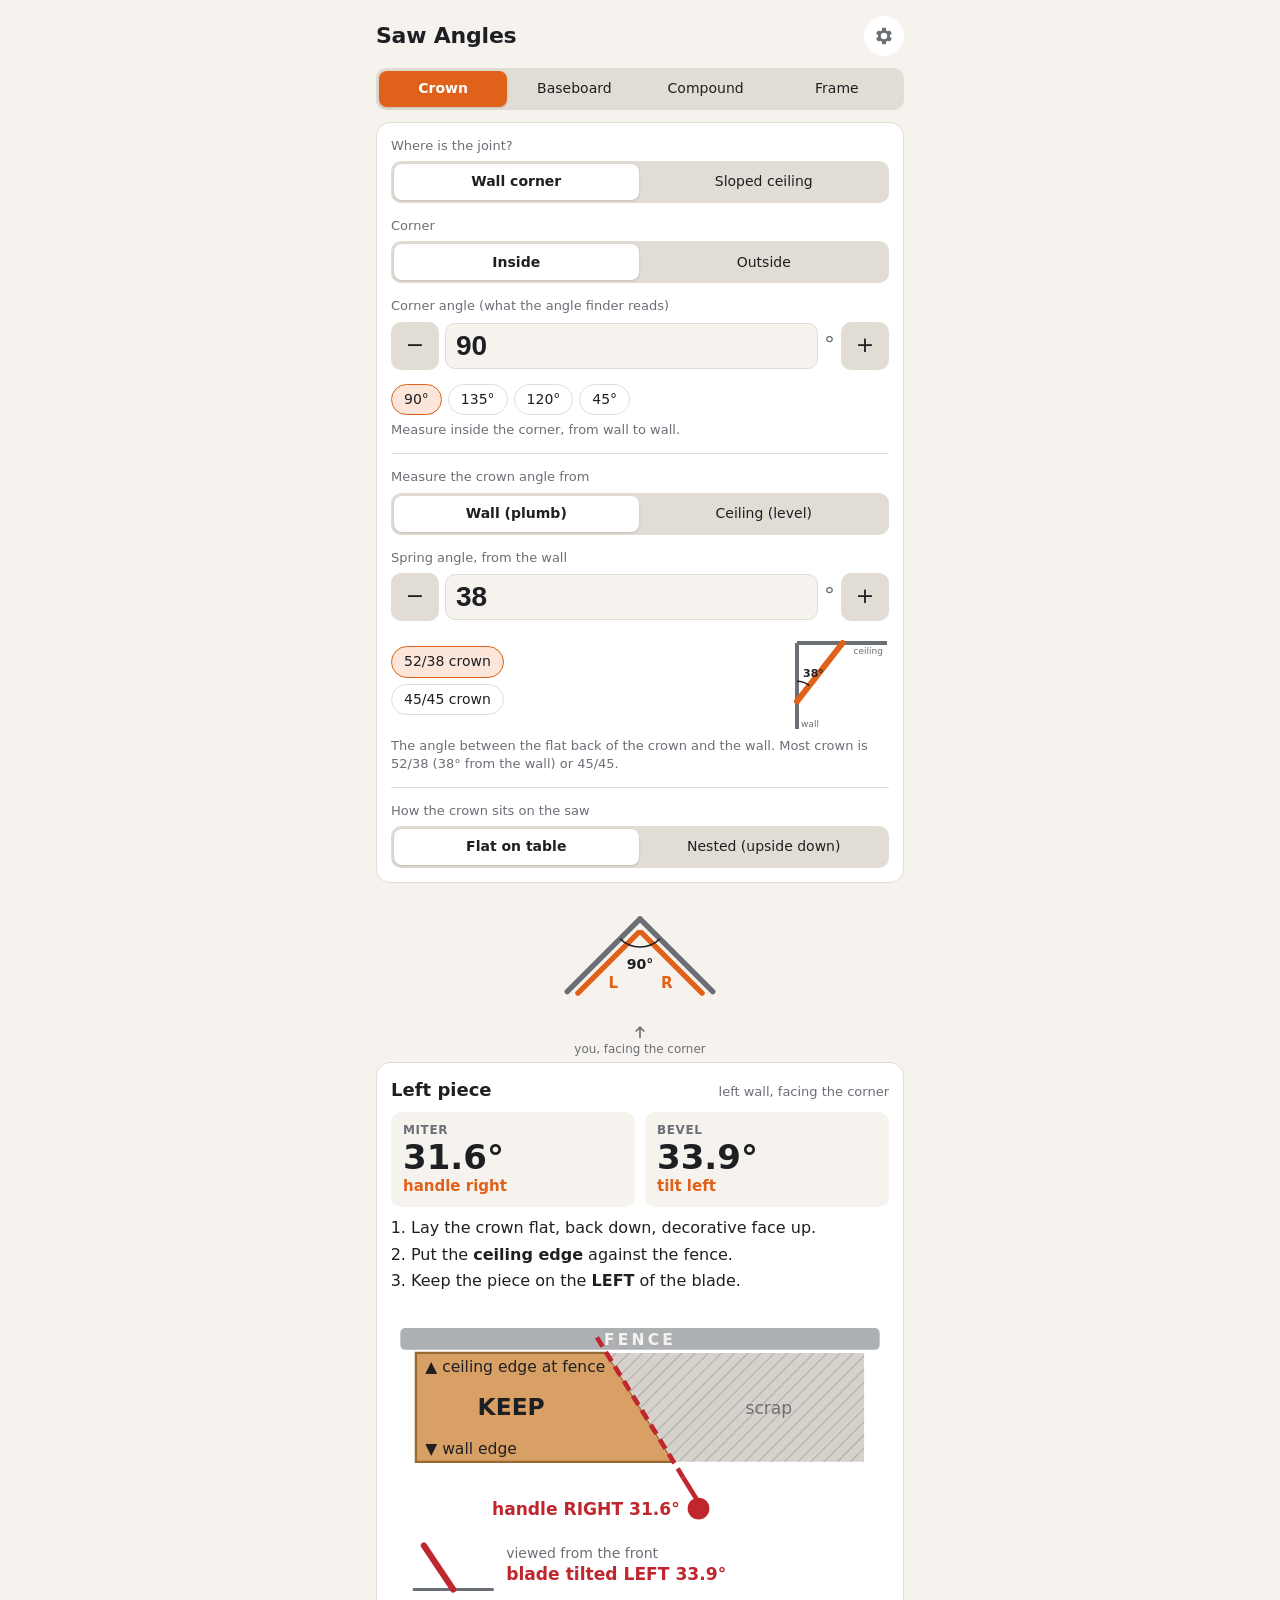
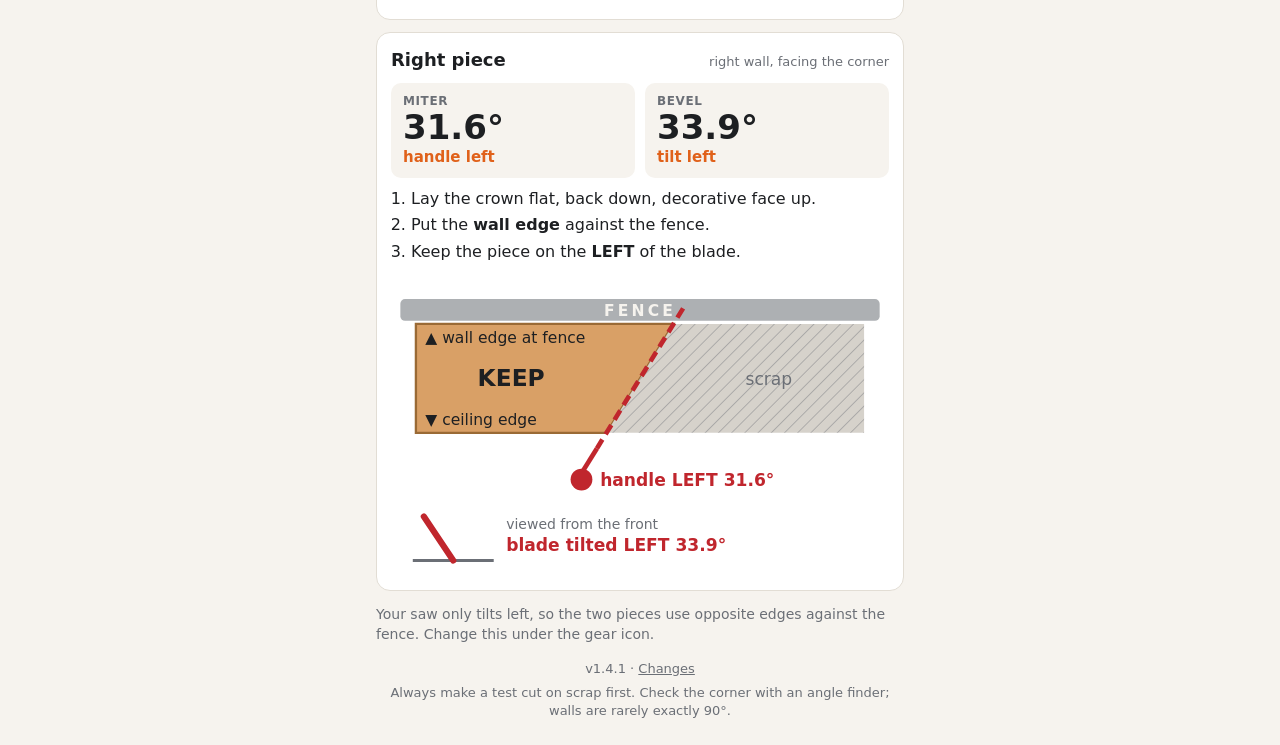
<file: index.html>
<!doctype html>
<html lang="en">
<head>
  <meta charset="utf-8">
  <meta name="viewport" content="width=device-width, initial-scale=1, viewport-fit=cover">
  <title>Saw Angles</title>
  <meta name="description" content="Miter and bevel settings for crown, baseboard, compound and frame cuts at any corner angle.">
  <meta name="theme-color" content="#f6f3ee" media="(prefers-color-scheme: light)">
  <meta name="theme-color" content="#16181b" media="(prefers-color-scheme: dark)">
  <meta name="apple-mobile-web-app-capable" content="yes">
  <meta name="mobile-web-app-capable" content="yes">
  <meta name="apple-mobile-web-app-status-bar-style" content="default">
  <meta name="apple-mobile-web-app-title" content="Saw Angles">
  <link rel="apple-touch-icon" href="icons/apple-touch-icon.png">
  <link rel="icon" type="image/png" href="icons/icon-192.png">
  <link rel="manifest" href="manifest.webmanifest">
  <link rel="stylesheet" href="css/style.css">
  <link rel="preload" href="fonts/atkinson-hyperlegible-400.woff2" as="font" type="font/woff2" crossorigin>
  <script>
    try {
      const s = JSON.parse(localStorage.getItem('sawangles.settings') || '{}');
      if (s.font) document.documentElement.dataset.font = 'atkinson';
      if (s.hiVis) document.documentElement.dataset.hivis = '';
    } catch {}
  </script>
</head>
<body>
  <header class="top">
    <h1>Saw Angles</h1>
    <button id="settingsBtn" class="icon-btn" aria-label="Settings" aria-expanded="false">
      <svg viewBox="0 0 24 24" width="22" height="22" aria-hidden="true"><path fill="currentColor" d="M19.4 13a7.5 7.5 0 0 0 0-2l2.1-1.6-2-3.5-2.5 1a7.4 7.4 0 0 0-1.7-1L15 3h-4l-.4 2.9a7.4 7.4 0 0 0-1.7 1l-2.5-1-2 3.5L6.5 11a7.5 7.5 0 0 0 0 2l-2.1 1.6 2 3.5 2.5-1c.5.4 1.1.7 1.7 1L11 21h4l.4-2.9c.6-.3 1.2-.6 1.7-1l2.5 1 2-3.5zM13 15.5a3.5 3.5 0 1 1 0-7 3.5 3.5 0 0 1 0 7z" transform="translate(-1 0)"/></svg>
    </button>
  </header>

  <section id="settings" class="card settings" hidden>
    <h2>Display</h2>
    <label class="switch"><input type="checkbox" data-setting="font"><span class="track" aria-hidden="true"></span>
      <span>Easy Reading Mode <small>Switches everything to Atkinson Hyperlegible, a font where every letter and number looks distinct</small></span></label>
    <label class="switch"><input type="checkbox" data-setting="hiVis"><span class="track" aria-hidden="true"></span>
      <span>High-visibility layout <small>Huge numbers, high contrast, bigger buttons; details fold away</small></span></label>
    <hr class="sep">
    <h2>Your saw</h2>
    <div class="field">
      <span class="label">Blade tilts</span>
      <div class="seg" data-setting="tilt">
        <button data-v="left">Left only</button>
        <button data-v="right">Right only</button>
        <button data-v="dual">Both ways</button>
      </div>
    </div>
    <div class="row2">
      <label class="field"><span class="label">Max miter</span>
        <span class="num"><input type="number" inputmode="decimal" data-setting="maxMiter" min="0" max="90" step="1"><i>°</i></span></label>
      <label class="field"><span class="label">Max bevel</span>
        <span class="num"><input type="number" inputmode="decimal" data-setting="maxBevel" min="0" max="90" step="1"><i>°</i></span></label>
    </div>
    <p class="hint">When a cut is past these limits, the app switches to another setup that works.</p>
    <div class="field">
      <span class="label">For miters too steep for the saw</span>
      <div class="seg" data-setting="clampMethod">
        <button data-v="block">Angled block</button>
        <button data-v="square">Square to fence</button>
      </div>
    </div>
    <label class="field" id="blockAngleField"><span class="label">Block angle</span>
      <span class="num"><input type="number" inputmode="decimal" data-setting="blockAngle" min="5" max="60" step="1"><i>°</i></span></label>
  </section>

  <nav class="modes seg" id="modes" aria-label="Cut type">
    <button data-v="crown">Crown</button>
    <button data-v="base">Baseboard</button>
    <button data-v="compound">Compound</button>
    <button data-v="frame">Frame</button>
  </nav>

  <main>
    <section class="card" id="inputs"></section>
    <section id="results" aria-live="polite"></section>
  </main>

  <footer class="foot">
    <span id="version"></span> ·
    <a href="https://github.com/HBoylan1/saw-angle-calculator/blob/main/CHANGELOG.md">Changes</a>
    <p class="hint">Always make a test cut on scrap first. Check the corner with an angle finder; walls are rarely exactly 90°.</p>
  </footer>

  <script type="module" src="js/app.js"></script>
</body>
</html>
</file>
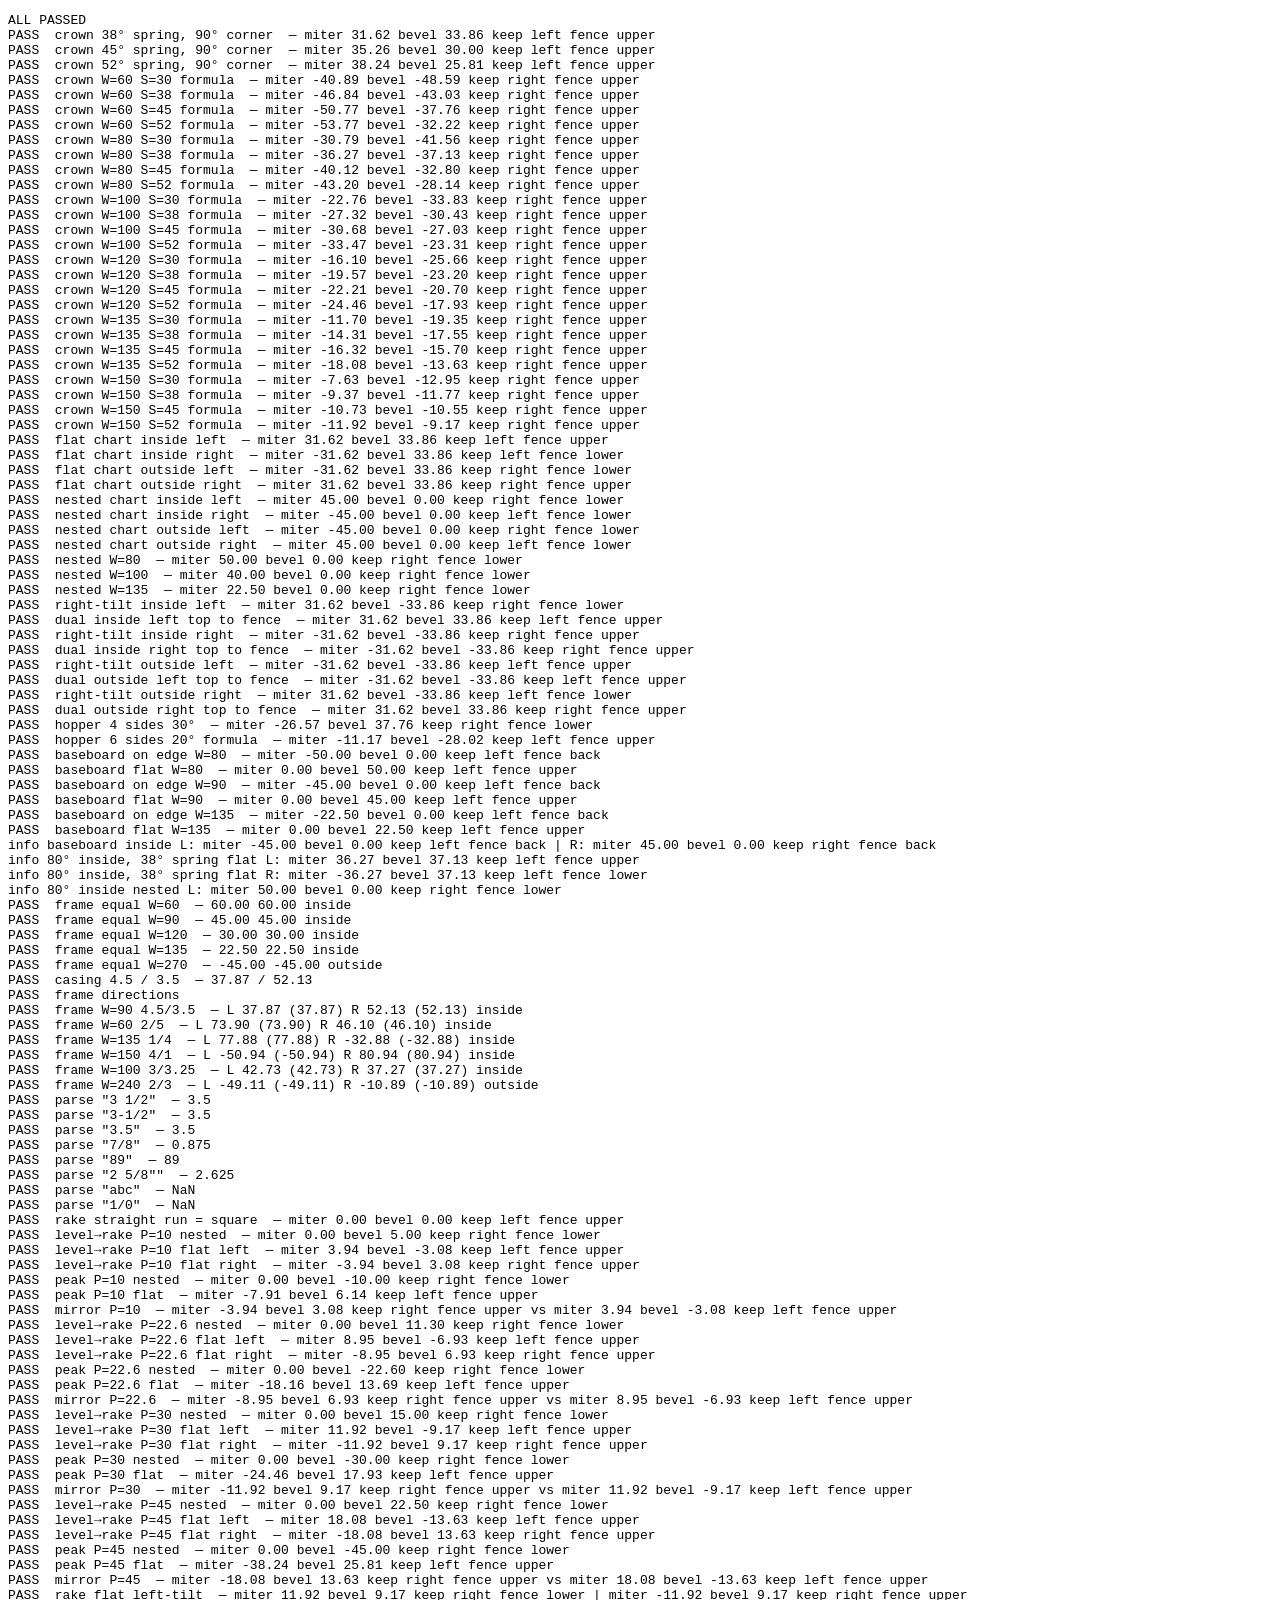
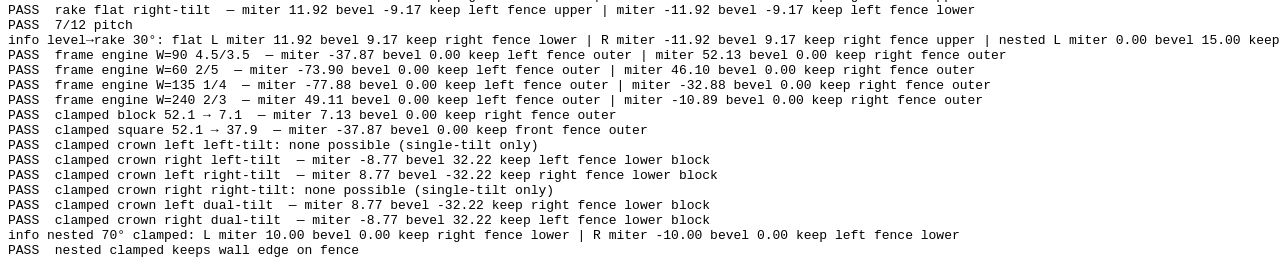
<file: tests/test.html>
<!doctype html>
<meta charset="utf-8">
<title>Geometry tests</title>
<pre id="out">running…</pre>
<script type="module">
import * as G from '../js/geometry.js';

const lines = [];
let fails = 0;
const near = (a, b, tol = 0.05) => Math.abs(a - b) <= tol;
function check(name, cond, detail = '') {
  if (!cond) fails++;
  lines.push(`${cond ? 'PASS' : 'FAIL'}  ${name}${detail ? '  — ' + detail : ''}`);
}
const fmt = (r) => `miter ${r.miter.toFixed(2)} bevel ${r.bevel.toFixed(2)} keep ${r.keep} fence ${r.placement.fenceEdge}`;

// 1. Published crown table values, 90° corner, flat (compound) cut.
for (const [spring, m, b] of [[38, 31.62, 33.86], [45, 35.26, 30.0], [52, 38.24, 25.81]]) {
  const r = G.crown({ cornerDeg: 90, corner: 'inside', springDeg: spring, tilt: 'left' }).flat.left;
  check(`crown ${spring}° spring, 90° corner`, near(Math.abs(r.miter), m, 0.1) && near(Math.abs(r.bevel), b, 0.1), fmt(r));
}

// 2. Closed-form formulas for any corner: miter = atan(sinS / tan(W/2)), bevel = asin(cosS·cos(W/2)).
for (const W of [60, 80, 100, 120, 135, 150]) for (const S of [30, 38, 45, 52]) {
  const r = G.crown({ cornerDeg: W, corner: 'inside', springDeg: S, tilt: 'dual' }).flat.right;
  const m = G.deg(Math.atan(Math.sin(G.rad(S)) / Math.tan(G.rad(W / 2))));
  const b = G.deg(Math.asin(Math.cos(G.rad(S)) * Math.cos(G.rad(W / 2))));
  check(`crown W=${W} S=${S} formula`, near(Math.abs(r.miter), m, 1e-6) && near(Math.abs(r.bevel), b, 1e-6), fmt(r));
}

// 3. The classic chart for a LEFT-tilting saw, crown flat, back on the table:
//    inside L: top to fence, miter R, keep L | inside R: bottom to fence, miter L, keep L
//    outside L: bottom to fence, miter L, keep R | outside R: top to fence, miter R, keep R
const chart = [
  ['inside', 'left', 'upper', 1, 'left'],
  ['inside', 'right', 'lower', -1, 'left'],
  ['outside', 'left', 'lower', -1, 'right'],
  ['outside', 'right', 'upper', 1, 'right'],
];
for (const [corner, side, fence, mSign, keep] of chart) {
  const r = G.crown({ cornerDeg: 90, corner, springDeg: 38, tilt: 'left' }).flat[side];
  check(`flat chart ${corner} ${side}`, r.placement.fenceEdge === fence && Math.sign(r.miter) === mSign && r.bevel > 0 && r.keep === keep, fmt(r));
}

// 4. Nested chart (upside down against the fence):
//    inside L: miter R, keep R | inside R: miter L, keep L | outside L: miter L, keep R | outside R: miter R, keep L
const nchart = [
  ['inside', 'left', 1, 'right'], ['inside', 'right', -1, 'left'],
  ['outside', 'left', -1, 'right'], ['outside', 'right', 1, 'left'],
];
for (const [corner, side, mSign, keep] of nchart) {
  const r = G.crown({ cornerDeg: 90, corner, springDeg: 38 }).nested[side];
  check(`nested chart ${corner} ${side}`, near(Math.abs(r.miter), 45) && r.bevel === 0 && Math.sign(r.miter) === mSign && r.keep === keep, fmt(r));
}
// Nested miter = 90 - W/2 regardless of spring.
for (const W of [80, 100, 135]) {
  const r = G.crown({ cornerDeg: W, corner: 'inside', springDeg: 45 }).nested.left;
  check(`nested W=${W}`, near(Math.abs(r.miter), 90 - W / 2, 1e-6) && r.bevel === 0, fmt(r));
}

// 5. Right-tilt-only saw must produce negative (right) bevels; dual keeps the top edge on the fence.
for (const corner of ['inside', 'outside']) for (const side of ['left', 'right']) {
  const r = G.crown({ cornerDeg: 90, corner, springDeg: 38, tilt: 'right' }).flat[side];
  check(`right-tilt ${corner} ${side}`, r.bevel < 0, fmt(r));
  const d = G.crown({ cornerDeg: 90, corner, springDeg: 38, tilt: 'dual' }).flat[side];
  check(`dual ${corner} ${side} top to fence`, d.placement.fenceEdge === 'upper', fmt(d));
}

// 6. Hopper / splayed box: 4 sides, 30° tilt → published miter 26.57, bevel 37.76.
{
  const r = G.compoundBoard({ cornerDeg: G.polygonCorner(4), corner: 'outside', tiltDeg: 30, tilt: 'left' }).flat.left;
  check('hopper 4 sides 30°', near(Math.abs(r.miter), 26.57) && near(Math.abs(r.bevel), 37.76), fmt(r));
  // 6 sides, 20° tilt → miter 10.42? closed form: miter = atan(sinT·tan(180/n))... check against formula
  const n = 6, T = 20;
  const e = G.compoundBoard({ cornerDeg: G.polygonCorner(n), corner: 'outside', tiltDeg: T, tilt: 'dual' }).flat.left;
  const half = G.rad(180 / n);
  const m = G.deg(Math.atan(Math.sin(G.rad(T)) * Math.tan(half)));
  const b = G.deg(Math.asin(Math.cos(G.rad(T)) * Math.sin(half)));
  check('hopper 6 sides 20° formula', near(Math.abs(e.miter), m, 1e-6) && near(Math.abs(e.bevel), b, 1e-6), fmt(e));
}

// 7. Baseboard (tilt 0) on edge: miter = 90 - W/2, no bevel. Flat: bevel = 90 - W/2, no miter.
for (const W of [80, 90, 135]) {
  const r = G.compoundBoard({ cornerDeg: W, corner: 'inside', tiltDeg: 0 });
  check(`baseboard on edge W=${W}`, near(Math.abs(r.edge.left.miter), 90 - W / 2, 1e-6) && near(r.edge.left.bevel, 0, 1e-9), fmt(r.edge.left));
  check(`baseboard flat W=${W}`, near(Math.abs(r.flat.left.bevel), 90 - W / 2, 1e-6) && near(r.flat.left.miter, 0, 1e-9), fmt(r.flat.left));
}
// Baseboard on edge, inside corner, show face toward you: left piece miter so the back is longer.
{
  const r = G.compoundBoard({ cornerDeg: 90, corner: 'inside', tiltDeg: 0 }).edge;
  lines.push(`info baseboard inside L: ${fmt(r.left)} | R: ${fmt(r.right)}`);
}

// 8. Example from the brief: 80° inside corner, 52/38 crown.
{
  const r = G.crown({ cornerDeg: 80, corner: 'inside', springDeg: 38, tilt: 'left' });
  lines.push(`info 80° inside, 38° spring flat L: ${fmt(r.flat.left)}`);
  lines.push(`info 80° inside, 38° spring flat R: ${fmt(r.flat.right)}`);
  lines.push(`info 80° inside nested L: ${fmt(r.nested.left)}`);
}

// 9. Frames with unequal widths.
{
  // Equal widths reduce to 90 - W/2, any corner.
  for (const W of [60, 90, 120, 135, 270]) {
    const r = G.frame({ cornerDeg: W, wLeft: 3, wRight: 3 });
    const want = W < 180 ? 90 - W / 2 : 90 - W / 2; // 270 → -45 (long point on the opening edge)
    check(`frame equal W=${W}`, near(r.left.cut, want, 1e-6) && near(r.right.cut, want, 1e-6), `${r.left.cut.toFixed(2)} ${r.right.cut.toFixed(2)} ${r.corner}`);
  }
  // Known casing case: 4-1/2" head on 3-1/2" legs at 90°: 37.87 / 52.13.
  const c = G.frame({ cornerDeg: 90, wLeft: 4.5, wRight: 3.5 });
  check('casing 4.5 / 3.5', near(c.left.cut, 37.87) && near(c.right.cut, 52.13), `${c.left.cut.toFixed(2)} / ${c.right.cut.toFixed(2)}`);
  // Directions: left piece handle LEFT, keep LEFT; right piece handle RIGHT, keep RIGHT.
  check('frame directions', c.left.miter < 0 && c.left.keep === 'left' && c.right.miter > 0 && c.right.keep === 'right');
  // The two cuts always add to 180 - W, and match an independent line intersection.
  for (const [W, a, b] of [[90, 4.5, 3.5], [60, 2, 5], [135, 1, 4], [150, 4, 1], [100, 3, 3.25], [240, 2, 3]]) {
    const r = G.frame({ cornerDeg: W, wLeft: a, wRight: b });
    // Intersect the two outer edge lines directly.
    const t = G.rad(W);
    // left outer: y = -a ; right outer: points p = s*(cos t, sin t) + b*(-sin t, cos t)
    // solve s*sin t + b*cos t = -a
    const s = (-a - b * Math.cos(t)) / Math.sin(t);
    const ox = s * Math.cos(t) - b * Math.sin(t), oy = -a;
    const leftCut = G.deg(Math.atan(-ox / a));
    // right board: angle between joint and its own square line
    const ux = Math.cos(t), uy = Math.sin(t); // along right board, away from corner
    const along = -(ox * ux + oy * uy); // how far O sits back toward the corner along the board
    const rightCut = G.deg(Math.atan(along / b));
    const sum = r.left.cut + r.right.cut;
    check(`frame W=${W} ${a}/${b}`, near(r.left.cut, leftCut, 1e-6) && near(r.right.cut, rightCut, 1e-6) && near(sum, 180 - W, 1e-6),
      `L ${r.left.cut.toFixed(2)} (${leftCut.toFixed(2)}) R ${r.right.cut.toFixed(2)} (${rightCut.toFixed(2)}) ${r.corner}`);
  }
  // Width parsing.
  const cases = [['3 1/2', 3.5], ['3-1/2', 3.5], ['3.5', 3.5], ['7/8', 0.875], ['89', 89], ['2 5/8"', 2.625], ['abc', NaN], ['1/0', NaN]];
  for (const [txt, v] of cases) {
    const p = G.parseWidth(txt);
    check(`parse "${txt}"`, Number.isNaN(v) ? Number.isNaN(p) : near(p, v, 1e-9), String(p));
  }
}

// 10. Crown on sloped ceilings (joints in the plane of the wall).
{
  const S = 38;
  // Straight run, no slope: square cut.
  const z = G.crownRake({ leftSlope: 0, rightSlope: 0, springDeg: S, tilt: 'dual' });
  check('rake straight run = square', near(z.flat.left.miter, 0, 1e-9) && near(z.flat.left.bevel, 0, 1e-9) && near(z.nested.left.bevel, 0, 1e-9), fmt(z.flat.left));
  for (const P of [10, 22.6, 30, 45]) {
    // Level to rake: the joint leans P/2 from plumb; nested = pure bevel of P/2.
    const b = G.crownRake({ leftSlope: 0, rightSlope: P, springDeg: S, tilt: 'dual' });
    check(`level→rake P=${P} nested`, near(Math.abs(b.nested.left.bevel), P / 2, 1e-6) && near(b.nested.left.miter, 0, 1e-9)
      && near(Math.abs(b.nested.right.bevel), P / 2, 1e-6), fmt(b.nested.left));
    // Flat, closed form for a joint tilted phi from square in the wall plane:
    //   bevel = asin(sin phi · sin S), miter = atan(tan phi · cos S)
    const phi = G.rad(P / 2), s = G.rad(S);
    const wantB = G.deg(Math.asin(Math.sin(phi) * Math.sin(s)));
    const wantM = G.deg(Math.atan(Math.tan(phi) * Math.cos(s)));
    for (const side of ['left', 'right']) {
      const r = b.flat[side];
      check(`level→rake P=${P} flat ${side}`, near(Math.abs(r.bevel), wantB, 1e-6) && near(Math.abs(r.miter), wantM, 1e-6), fmt(r));
    }
    // Peak: joint is plumb, each piece is P off square.
    const pk = G.crownRake({ leftSlope: -P, rightSlope: -P, springDeg: S, tilt: 'dual' });
    check(`peak P=${P} nested`, near(Math.abs(pk.nested.left.bevel), P, 1e-6) && near(Math.abs(pk.nested.right.bevel), P, 1e-6), fmt(pk.nested.left));
    const pB = G.deg(Math.asin(Math.sin(G.rad(P)) * Math.sin(s))), pM = G.deg(Math.atan(Math.tan(G.rad(P)) * Math.cos(s)));
    check(`peak P=${P} flat`, near(Math.abs(pk.flat.left.bevel), pB, 1e-6) && near(Math.abs(pk.flat.left.miter), pM, 1e-6), fmt(pk.flat.left));
    // Mirror symmetry: the mirrored joint gives the same numbers with sides swapped.
    const mir = G.crownRake({ leftSlope: P, rightSlope: 0, springDeg: S, tilt: 'dual' });
    check(`mirror P=${P}`, near(Math.abs(mir.flat.right.miter), Math.abs(b.flat.left.miter), 1e-6)
      && near(Math.abs(mir.flat.right.bevel), Math.abs(b.flat.left.bevel), 1e-6)
      && Math.sign(mir.flat.right.miter) === -Math.sign(b.flat.left.miter), `${fmt(mir.flat.right)} vs ${fmt(b.flat.left)}`);
  }
  // Single-bevel saws: flat cuts always come out with a usable bevel direction.
  for (const t of ['left', 'right']) {
    const r = G.crownRake({ leftSlope: 0, rightSlope: 30, springDeg: S, tilt: t });
    check(`rake flat ${t}-tilt`, ['left', 'right'].every((sd) => (t === 'left' ? r.flat[sd].bevel > 0 : r.flat[sd].bevel < 0)), `${fmt(r.flat.left)} | ${fmt(r.flat.right)}`);
  }
  // Pitch conversion: 7-in-12 = 30.26°.
  check('7/12 pitch', near(G.riseToDeg(7), 30.26, 0.01) && near(G.degToRise(G.riseToDeg(7)), 7, 1e-9));
  const ex = G.crownRake({ leftSlope: 0, rightSlope: 30, springDeg: S, tilt: 'left' });
  lines.push(`info level→rake 30°: flat L ${fmt(ex.flat.left)} | R ${fmt(ex.flat.right)} | nested L ${fmt(ex.nested.left)} | R ${fmt(ex.nested.right)}`);
}

// 11. Frames through the 3D engine, and clamped setups for steep miters.
{
  for (const [W, a, b] of [[90, 4.5, 3.5], [60, 2, 5], [135, 1, 4], [240, 2, 3]]) {
    const r = G.frame({ cornerDeg: W, wLeft: a, wRight: b });
    check(`frame engine W=${W} ${a}/${b}`, near(-r.left.miter, r.left.cut, 1e-9) && near(r.right.miter, r.right.cut, 1e-9)
      && r.left.keep === 'left' && r.right.keep === 'right' && r.left.bevel === 0 && r.right.placement.fenceEdge === 'outer',
      `${fmt(r.left)} | ${fmt(r.right)}`);
  }
  const c = G.frame({ cornerDeg: 90, wLeft: 4.5, wRight: 3.5 }).right; // 52.13°
  const blk = G.clampedVariant(c, 45, 'left');
  check('clamped block 52.1 → 7.1', blk && near(Math.abs(blk.miter), 52.13 - 45, 0.01) && blk.bevel === 0 && blk.body[1] < 0
    && blk.clamped.method === 'block' && blk.keep === 'right', blk && fmt(blk));
  const sq = G.clampedVariant(c, 90, 'left');
  check('clamped square 52.1 → 37.9', sq && near(Math.abs(sq.miter), 90 - 52.13, 0.01) && sq.keep === 'front' && sq.body[1] < 0, sq && fmt(sq));
  // Crown flat, steep corner: miter shifts by the block angle, bevel size unchanged, saw can still tilt.
  for (const t of ['left', 'right', 'dual']) {
    for (const side of ['left', 'right']) {
      const r = G.crown({ cornerDeg: 60, corner: 'inside', springDeg: 52, tilt: t }).flat[side]; // 53.77 / 32.22
      const v = G.clampedSetup(r, 45, t);
      const okTilt = t === 'dual' || (t === 'left' ? v?.bevel > 0 : v?.bevel < 0);
      const want = v?.clamped.method === 'block' ? 53.77 - 45 : 90 - 53.77;
      if (!v) { check(`clamped crown ${side} ${t}-tilt: none possible (single-tilt only)`, t !== 'dual'); continue; }
      check(`clamped crown ${side} ${t}-tilt`, v && near(Math.abs(v.miter), want, 0.02) && near(Math.abs(v.bevel), Math.abs(r.bevel), 1e-9)
        && okTilt && v.body[1] < 0, v && `${fmt(v)} ${v.clamped.method}${v.clamped.fallback ? ' (fallback)' : ''}`);
    }
  }
  // Nested crown can't be turned end for end; at least one side is still solvable.
  const nz = G.crown({ cornerDeg: 70, corner: 'inside', springDeg: 38 }).nested; // 55° miters
  const nl = G.clampedVariant(nz.left, 45), nr = G.clampedVariant(nz.right, 45);
  lines.push(`info nested 70° clamped: L ${nl ? fmt(nl) : 'none'} | R ${nr ? fmt(nr) : 'none'}`);
  check('nested clamped keeps wall edge on fence', [nl, nr].every((v) => !v || v.placement.fenceEdge === 'lower'));
}

lines.unshift(fails ? `${fails} FAILED` : 'ALL PASSED');
document.getElementById('out').textContent = lines.join('\n');
window.__result = { fails, lines };
</script>
</file>
<file: css/style.css>
:root {
  --bg: #f6f3ee;
  --card: #ffffff;
  --ink: #1d1f22;
  --muted: #6b6f76;
  --line: #e2ddd4;
  --accent: #e0611a;
  --accent-ink: #ffffff;
  --accent-soft: #fbe6d9;
  --keep: #d9a066;
  --keep-edge: #9a6a35;
  --waste: #d6d2cb;
  --blade: #c0262d;
  --warn-bg: #fff3cd;
  --warn-ink: #6b4e00;
  --radius: 14px;
  color-scheme: light;
}
@media (prefers-color-scheme: dark) {
  :root:not([data-theme="light"]) {
    --bg: #16181b;
    --card: #212428;
    --ink: #eceae6;
    --muted: #9ba0a8;
    --line: #34383e;
    --accent: #ff7a33;
    --accent-ink: #1a1a1a;
    --accent-soft: #3a2a20;
    --keep: #b98352;
    --keep-edge: #e3b27c;
    --waste: #3b3f45;
    --blade: #ff5a5f;
    --warn-bg: #3b3218;
    --warn-ink: #f3d98b;
    color-scheme: dark;
  }
}
:root[data-theme="dark"] {
  --bg: #16181b; --card: #212428; --ink: #eceae6; --muted: #9ba0a8; --line: #34383e;
  --accent: #ff7a33; --accent-ink: #1a1a1a; --accent-soft: #3a2a20; --keep: #b98352;
  --keep-edge: #e3b27c; --waste: #3b3f45; --blade: #ff5a5f; --warn-bg: #3b3218; --warn-ink: #f3d98b;
  color-scheme: dark;
}

* { box-sizing: border-box; }
html { -webkit-text-size-adjust: 100%; }
body {
  margin: 0 auto;
  max-width: 560px;
  padding: max(12px, env(safe-area-inset-top)) 16px max(24px, env(safe-area-inset-bottom));
  background: var(--bg);
  color: var(--ink);
  font: 16px/1.4 -apple-system, BlinkMacSystemFont, "SF Pro Text", system-ui, sans-serif;
}
button { font: inherit; color: inherit; }
h1 { font-size: 22px; margin: 0; letter-spacing: -0.01em; }
h2 { font-size: 15px; margin: 0 0 10px; color: var(--muted); font-weight: 600; text-transform: uppercase; letter-spacing: 0.04em; }
.hint { color: var(--muted); font-size: 13px; margin: 6px 0 0; }

.top { display: flex; align-items: center; justify-content: space-between; margin: 4px 0 12px; }
.icon-btn {
  border: 0; background: var(--card); border-radius: 50%; width: 40px; height: 40px;
  display: grid; place-items: center; color: var(--muted); cursor: pointer;
}
.icon-btn[aria-expanded="true"] { color: var(--accent); }

.card {
  background: var(--card); border-radius: var(--radius); padding: 14px;
  margin-bottom: 12px; border: 1px solid var(--line);
}

/* Segmented controls */
.seg { display: flex; background: var(--line); border-radius: 10px; padding: 3px; gap: 3px; }
.seg button {
  flex: 1; border: 0; background: transparent; border-radius: 8px; padding: 8px 4px;
  font-size: 14px; font-weight: 500; cursor: pointer; min-height: 36px; white-space: nowrap;
}
.seg button[aria-pressed="true"] { background: var(--card); box-shadow: 0 1px 3px rgba(0,0,0,.15); font-weight: 650; }
.modes { margin-bottom: 12px; }
.modes button[aria-pressed="true"] { background: var(--accent); color: var(--accent-ink); }

.field { display: block; margin-bottom: 14px; }
.field:last-child { margin-bottom: 0; }
.label { display: block; font-size: 13px; color: var(--muted); margin-bottom: 6px; font-weight: 500; }
.row2 { display: grid; grid-template-columns: 1fr 1fr; gap: 12px; }

.num { display: flex; align-items: center; gap: 6px; }
.num input {
  width: 100%; min-width: 0; font-size: 28px; font-weight: 650; padding: 6px 10px;
  border: 1px solid var(--line); border-radius: 10px; background: var(--bg); color: var(--ink);
  font-variant-numeric: tabular-nums;
}
.num i { font-style: normal; font-size: 22px; color: var(--muted); }
.step {
  border: 0; background: var(--line); border-radius: 10px; width: 48px; height: 48px;
  font-size: 22px; flex: none; cursor: pointer;
}
.chips { display: flex; flex-wrap: wrap; gap: 6px; margin-top: 8px; }
.chip {
  border: 1px solid var(--line); background: transparent; border-radius: 999px;
  padding: 5px 12px; font-size: 14px; cursor: pointer;
}
.chip[aria-pressed="true"] { border-color: var(--accent); background: var(--accent-soft); }

.trimfig { display: grid; grid-template-columns: minmax(0, 1fr) 110px; gap: 12px; align-items: center; margin-top: -4px; }
.trimfig .chips { flex-direction: column; align-items: flex-start; margin-top: 0; }
.trimfig .seg { flex-direction: column; }
.trimfig svg, .roomfig svg { width: 100%; height: auto; display: block; }

/* Results */
.roomfig { max-width: 260px; margin: 0 auto 4px; }
.piece { padding: 14px; }
.piece h3 { margin: 0 0 10px; font-size: 18px; display: flex; flex-wrap: wrap; gap: 2px 10px; justify-content: space-between; align-items: baseline; }
.piece h3 small { font-size: 13px; color: var(--muted); font-weight: 500; }
.nums { display: grid; grid-template-columns: 1fr 1fr; gap: 10px; margin-bottom: 10px; }
.big {
  background: var(--bg); border-radius: 10px; padding: 10px 12px;
}
.big .k { font-size: 12px; color: var(--muted); text-transform: uppercase; letter-spacing: .05em; font-weight: 600; }
.big .v { font-size: 34px; font-weight: 700; font-variant-numeric: tabular-nums; line-height: 1.1; }
.big .d { font-size: 15px; font-weight: 650; color: var(--accent); }
.big .det { font-size: 12px; color: var(--muted); }
.steps { margin: 0; padding-left: 20px; }
.steps li { margin-bottom: 4px; }
.sawfig svg { width: 100%; height: auto; display: block; margin-top: 8px; }
.warn { background: var(--warn-bg); color: var(--warn-ink); border-radius: 10px; padding: 8px 10px; font-size: 14px; margin-top: 8px; }
.note { font-size: 14px; color: var(--muted); }

.foot { text-align: center; color: var(--muted); font-size: 13px; margin-top: 16px; }
.foot a { color: inherit; }

svg text { font-family: inherit; }
.sep { border: 0; border-top: 1px solid var(--line); margin: 14px 0; }
.badge { text-align: center; font-weight: 650; margin: 4px 0 6px; }
.framefig { max-width: 320px; margin: 0 auto 8px; }
.framefig svg { width: 100%; height: auto; display: block; }
.num input[type="text"] { font-size: 24px; }
.hint + .field { margin-top: 14px; }
.why { font-size: 14px; color: var(--muted); margin: -4px 0 10px; }
.safety { background: var(--warn-bg); color: var(--warn-ink); border-radius: 10px; padding: 8px 10px; font-size: 13px; margin-top: 8px; }

/* ---------- Display settings ---------- */
@font-face { font-family: "Atkinson Hyperlegible"; src: url("../fonts/atkinson-hyperlegible-400.woff2") format("woff2"); font-weight: 400; font-display: swap; }
@font-face { font-family: "Atkinson Hyperlegible"; src: url("../fonts/atkinson-hyperlegible-700.woff2") format("woff2"); font-weight: 600 900; font-display: swap; }
:root[data-font="atkinson"] body,
:root[data-font="atkinson"] button,
:root[data-font="atkinson"] input,
:root[data-font="atkinson"] svg text { font-family: "Atkinson Hyperlegible", -apple-system, system-ui, sans-serif; letter-spacing: 0.01em; }

.switch { display: flex; align-items: center; gap: 12px; margin-bottom: 14px; cursor: pointer; }
.switch input { position: absolute; opacity: 0; width: 1px; height: 1px; }
.switch .track { flex: none; width: 50px; height: 30px; border-radius: 15px; background: var(--line); position: relative; transition: background .15s; }
.switch .track::after { content: ""; position: absolute; top: 3px; left: 3px; width: 24px; height: 24px; border-radius: 50%; background: #fff; box-shadow: 0 1px 3px rgba(0,0,0,.3); transition: transform .15s; }
.switch input:checked + .track { background: var(--accent); }
.switch input:checked + .track::after { transform: translateX(20px); }
.switch input:focus-visible + .track { outline: 2px solid var(--accent); outline-offset: 2px; }
.switch small { display: block; color: var(--muted); font-size: 13px; }
.settings h2 { margin-top: 2px; }

/* ---------- High-visibility layout ---------- */
:root[data-hivis] {
  --bg: #ffffff; --card: #ffffff; --ink: #000000; --muted: #222222; --line: #000000;
  --accent: #b83a00; --accent-ink: #ffffff; --accent-soft: #ffe2cc;
  --keep: #f0b070; --keep-edge: #000000; --waste: #d0d0d0; --blade: #c00000;
  --warn-bg: #fff0a0; --warn-ink: #000000;
}
@media (prefers-color-scheme: dark) {
  :root[data-hivis]:not([data-theme="light"]) {
    --bg: #000000; --card: #000000; --ink: #ffffff; --muted: #e6e6e6; --line: #ffffff;
    --accent: #ff9a4d; --accent-ink: #000000; --accent-soft: #3d2410;
    --keep: #b06a2a; --keep-edge: #ffffff; --waste: #3a3a3a; --blade: #ff5050;
    --warn-bg: #3d3200; --warn-ink: #ffffff;
  }
}
:root[data-hivis] body { font-size: 18px; }
:root[data-hivis] .card { border-width: 2px; }
:root[data-hivis] .seg { padding: 4px; gap: 4px; }
:root[data-hivis] .seg button { min-height: 52px; font-size: 17px; font-weight: 600; }
:root[data-hivis] .num input { font-size: 34px; padding: 10px 12px; border-width: 2px; border-color: var(--ink); }
:root[data-hivis] .step { width: 60px; height: 60px; font-size: 28px; border: 2px solid var(--ink); background: var(--card); }
:root[data-hivis] .chip { padding: 10px 16px; font-size: 17px; border-width: 2px; border-color: var(--ink); }
:root[data-hivis] .label { font-size: 15px; color: var(--ink); font-weight: 600; }
:root[data-hivis] .hint { font-size: 15px; }
:root[data-hivis] .icon-btn { width: 52px; height: 52px; border: 2px solid var(--ink); color: var(--ink); }
:root[data-hivis] .switch .track { border: 2px solid var(--ink); }

/* numbers: one full-width row each, number and direction side by side */
:root[data-hivis] .nums { grid-template-columns: 1fr; gap: 8px; }
:root[data-hivis] .big { display: grid; grid-template-columns: auto 1fr; grid-template-rows: auto auto; column-gap: 14px; align-items: center; border: 2px solid var(--ink); padding: 8px 14px; }
:root[data-hivis] .big .k { grid-column: 1 / -1; font-size: 15px; color: var(--ink); }
:root[data-hivis] .big .v { font-size: 64px; line-height: 1; }
:root[data-hivis] .big .d { font-size: 24px; font-weight: 800; text-transform: uppercase; color: var(--accent); line-height: 1.1; }
:root[data-hivis] .big .det { grid-column: 1 / -1; font-size: 14px; color: var(--ink); }
:root[data-hivis] .piece h3 { font-size: 22px; }
:root[data-hivis] .summary { display: flex; flex-direction: column; gap: 4px; font-size: 19px; margin: 4px 0 8px; }
:root[data-hivis] .summary b { font-size: 24px; }
:root[data-hivis] .safety-short { font-size: 15px; font-weight: 700; margin: 6px 0; }
:root[data-hivis] .warn { font-size: 15px; border: 2px solid var(--ink); }
:root[data-hivis] .safety { font-size: 14px; }

/* details fold away; pictures smaller and simpler */
.more { margin-top: 8px; }
.more summary { cursor: pointer; font-weight: 700; padding: 12px 0; min-height: 48px; list-style-position: inside; }
:root[data-hivis] .more summary { font-size: 18px; border-top: 2px solid var(--ink); }
:root[data-hivis] .more .steps { font-size: 16px; }
:root[data-hivis] .sawfig svg { max-width: 260px; margin: 4px auto 0; }
:root[data-hivis] .roomfig, :root[data-hivis] .framefig { max-width: 170px; }
:root[data-hivis] .badge { font-size: 18px; }
:root[data-hivis] svg .minor { display: none; }
:root[data-hivis] .note { font-size: 15px; color: var(--ink); }
:root[data-hivis] .foot .hint { font-size: 14px; color: var(--ink); }
/* segmented controls: outlined, selected = inverted */
:root[data-hivis] .seg { background: var(--card); border: 2px solid var(--ink); }
:root[data-hivis] .seg button { color: var(--ink); background: transparent; }
:root[data-hivis] .seg button[aria-pressed="true"] { background: var(--ink); color: var(--bg); outline: none; box-shadow: none; }
:root[data-hivis] .modes button[aria-pressed="true"] { background: var(--accent); color: var(--accent-ink); }
/* clamp block fill: matches the border color normally, a mid grey in high contrast */
:root { --block: var(--line); }
:root[data-hivis] { --block: #9a9a9a; }
</file>
